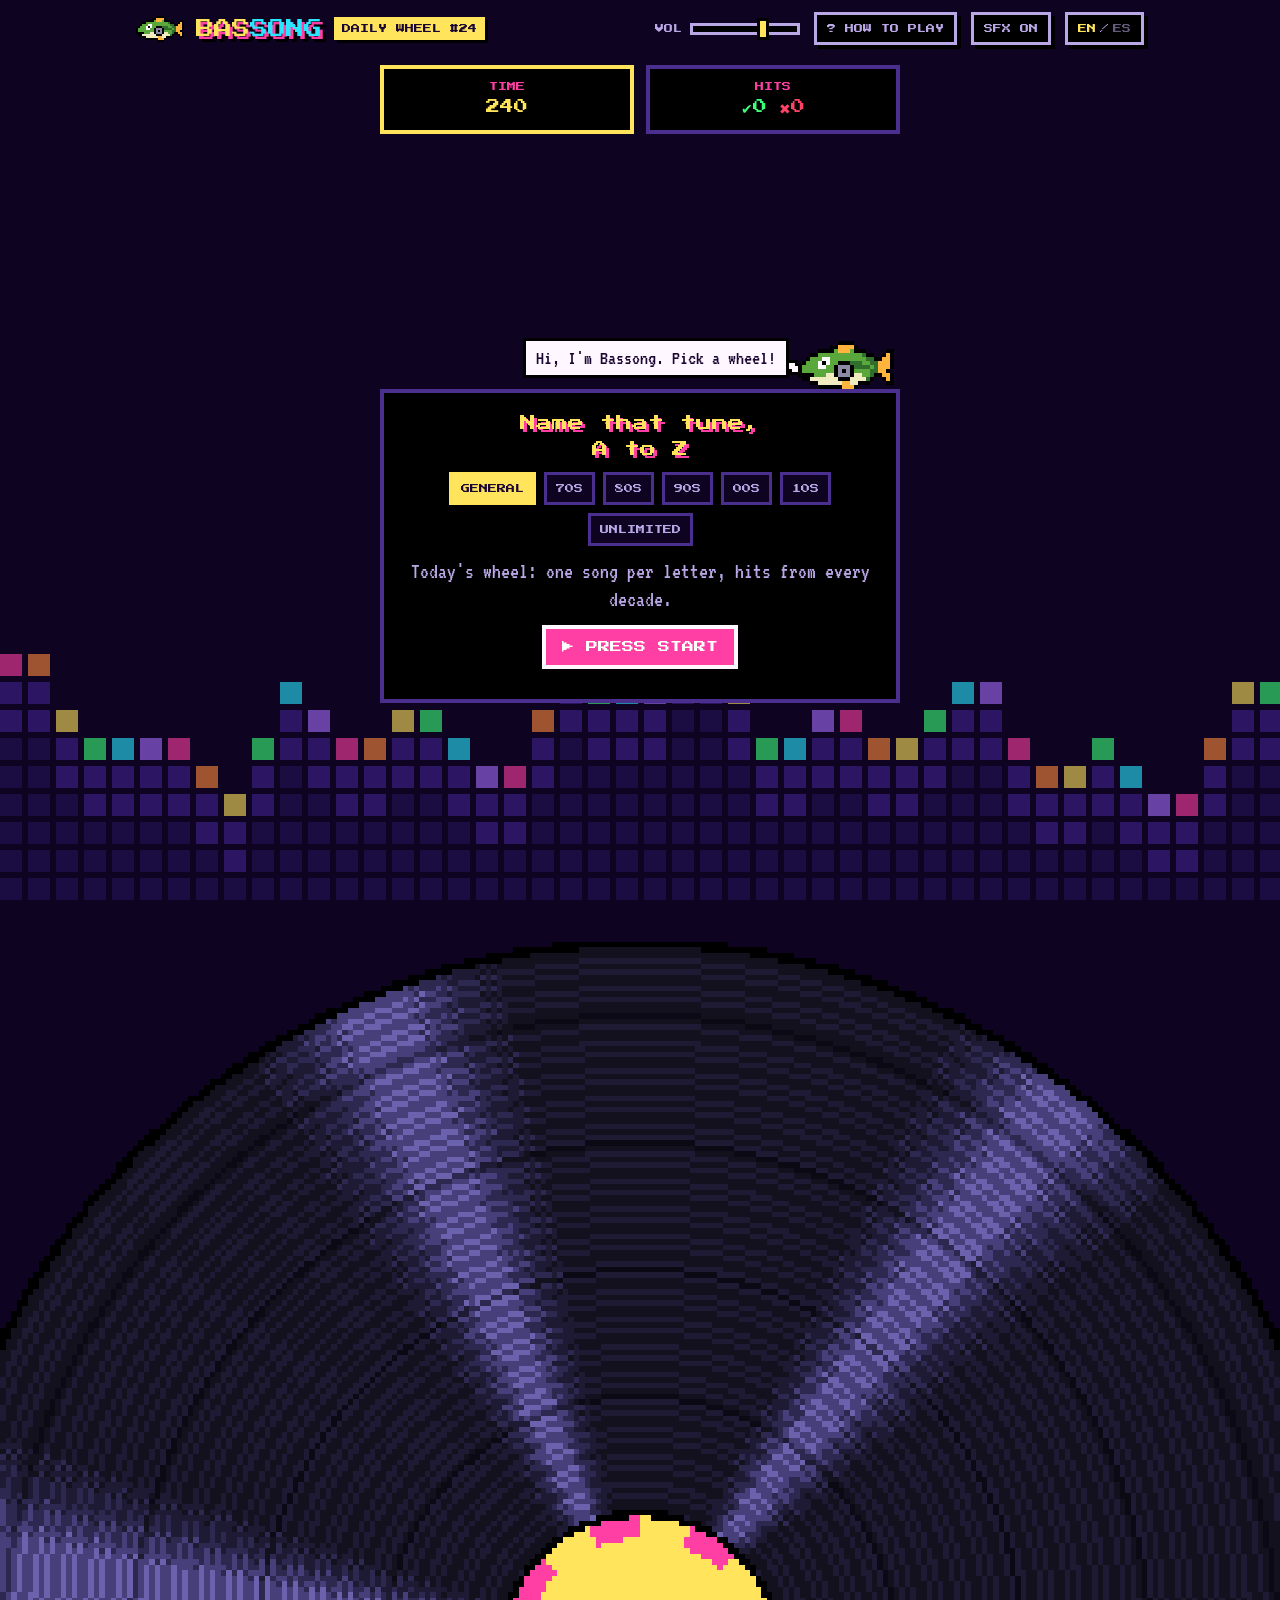
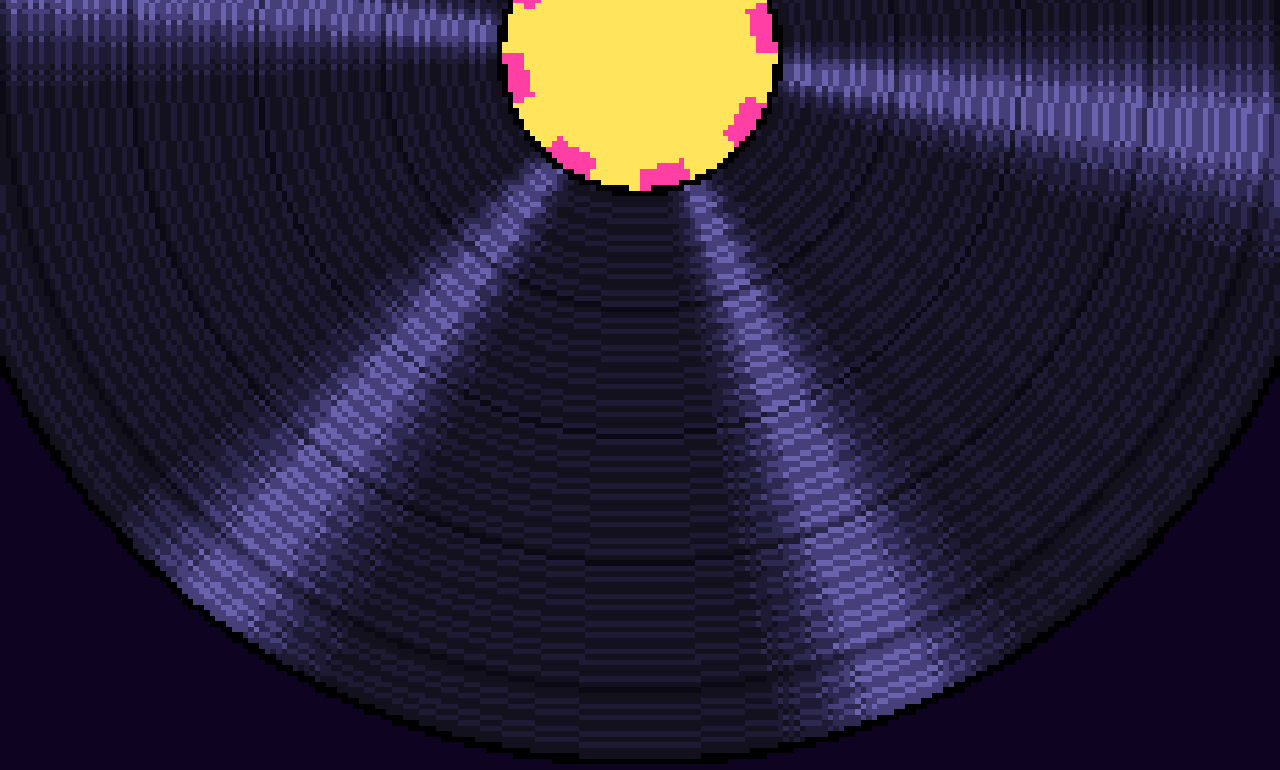
<file: index.html>
<!doctype html>
<html lang="en">
<head>
  <meta charset="utf-8">
  <meta name="viewport" content="width=device-width, initial-scale=1">
  <title data-i18n="title">Bassong — The daily A to Z song quiz</title>
  <meta name="description" data-i18n-content="desc" content="A new music wheel every day: 26 letters, 26 five-second song snippets, one listen per lap. Name every song before the clock runs out.">
  <meta property="og:title" data-i18n-content="title" content="Bassong — The daily A to Z song quiz">
  <meta property="og:description" data-i18n-content="og_desc" content="26 letters, 26 five-second snippets, one listen per lap. New wheel every day.">
  <meta property="og:type" content="website">
  <meta name="theme-color" content="#0e0320">
  <link rel="preconnect" href="https://fonts.googleapis.com">
  <link rel="preconnect" href="https://fonts.gstatic.com" crossorigin>
  <link href="https://fonts.googleapis.com/css2?family=Press+Start+2P&family=VT323&display=swap" rel="stylesheet">
  <link rel="stylesheet" href="styles.css">

</head>
<body class="app">
  <canvas id="bg" class="bg" aria-hidden="true"></canvas>
  <header class="top">
    <a class="logo" href="./" data-i18n-label="home" aria-label="Bassong home">
      <span id="logo-art" class="logo-art" aria-hidden="true"></span><span>BAS<b>SONG</b></span>
    </a>
    <span class="badge"><span data-i18n="badge">DAILY WHEEL</span> <span id="day-no">#1</span></span>
    <div class="controls">
      <label class="vol">VOL <input id="vol" type="range" min="0" max="100" step="5" value="70"></label>
      <button id="btn-how" class="btn-small" type="button" data-i18n="how_btn">? HOW TO PLAY</button>
      <button id="btn-sfx" class="btn-small" type="button" aria-pressed="true">SFX ON</button>
      <button id="btn-lang" class="btn-small lang" type="button" data-i18n-label="lang_label" aria-label="Language"><span data-lang="en" class="on">EN</span>/<span data-lang="es">ES</span></button>
    </div>
  </header>

  <main>
    <div id="hud" class="hud" data-i18n-label="hud_label" aria-label="Scoreboard">
      <div><span data-i18n="time">TIME</span><b id="time" class="time" data-i18n-label="secs_left" aria-label="Seconds left">240</b></div>
      <div><span data-i18n="hits">HITS</span><b><span id="hits" class="t-ok">0</span><span id="misses" class="t-ko">0</span></b></div>
    </div>

    <section class="game" data-i18n-label="game_label" aria-label="Game">
      <!-- Mascot: the bass comments on the game from a speech bubble -->
      <div class="mascot">
        <p id="say" class="bubble" aria-live="polite"></p>
        <div id="fish" class="fish" aria-hidden="true"></div>
      </div>

      <div class="panel" id="panel">
        <div id="p-start">
          <h1 data-i18n-html="h1">Name that tune,<br>A to Z</h1>
          <div id="modes" class="modes" role="group" data-i18n-label="mode_label" aria-label="Game mode"></div>
          <p id="mode-blurb"></p>
          <button id="btn-start" class="btn btn-main blink" type="button">▶ PRESS START</button>
          <p id="start-note" class="note"></p>
        </div>

        <div id="p-play" hidden>
          <p id="hint" class="hint"></p>
          <div id="snippet" class="snippet" aria-live="polite">
            <span id="eq" class="eq" aria-hidden="true"><i></i><i></i><i></i><i></i><i></i></span>
            <span id="snippet-label">LOADING…</span>
            <span id="snippet-bar" class="bar" aria-hidden="true"><i></i><i></i><i></i><i></i><i></i><i></i><i></i><i></i><i></i><i></i></span>
          </div>
          <button id="btn-play" class="btn btn-main" type="button" hidden data-i18n="tap">▶ TAP TO PLAY</button>
          <form id="form" autocomplete="off">
            <label class="sr" for="answer" data-i18n="song_title">Song title</label>
            <input id="answer" type="text" data-i18n-ph="ph" placeholder="SONG TITLE…" autocapitalize="off" autocorrect="off" spellcheck="false" enterkeyhint="send">
            <div class="row">
              <button class="btn btn-main" type="submit" data-i18n="enter">ENTER</button>
              <button id="btn-pass" class="btn" type="button" data-i18n="pass">PASS ▶▶</button>
              <button id="btn-quit" class="btn-small quit" type="button" data-i18n="menu_small">✕ MENU</button>
            </div>
          </form>
          <p id="feedback" class="feedback" role="status"></p>
        </div>

        <div id="p-end" hidden>
          <h2 id="end-title"></h2>
          <p id="end-summary"></p>
          <p id="next" class="note"></p>
          <div class="row">
            <button id="btn-share" class="btn btn-main" type="button" data-i18n="share">SHARE RESULT</button>
            <button id="btn-again" class="btn btn-main" type="button" hidden data-i18n="again">▶ PLAY AGAIN</button>
            <button id="btn-tracks" class="btn" type="button" data-i18n="tracks_btn">TRACKLIST</button>
            <button id="btn-menu" class="btn" type="button" data-i18n="menu">MENU</button>
          </div>
          <p id="shared" class="feedback" role="status"></p>
        </div>
      </div>

      <!-- Giant record: the letters ride on it and it turns to bring the current one under the needle -->
      <div class="deck">
        <span id="needle" class="needle" aria-hidden="true">▼</span>
        <div id="fx" class="fx" aria-hidden="true"></div>
        <div id="wheel" class="platter">
          <div id="disc" class="disc" aria-hidden="true"></div>
        </div>
      </div>
    </section>

  </main>

  <dialog id="dlg-how" class="dlg" aria-labelledby="how-title">
    <h2 id="how-title" data-i18n="how_title">How to play</h2>
    <ol>
      <li data-i18n-html="how_1">Press <strong>START</strong>. You have 240 seconds for the whole wheel.</li>
      <li data-i18n-html="how_2">For each letter a song plays for 5 seconds. Its title starts with that letter, or contains it when the hint says so.</li>
      <li data-i18n-html="how_3">Type the title and hit Enter. Spelling does not need to be perfect.</li>
      <li data-i18n-html="how_4">Not sure? Press <strong>PASS</strong> (or Esc). The letter comes back on the next lap and its 5 seconds play once more.</li>
      <li data-i18n-html="how_5">Name all the songs before the clock runs out to complete the wheel.</li>
    </ol>
    <p data-i18n-html="how_wheels"><strong>Wheels:</strong> GENERAL mixes every decade; 70s to 10s stick to one. Each has a new wheel every day, the same for everybody, and one attempt.</p>
    <p data-i18n-html="how_unl"><strong>Unlimited:</strong> no wheel. Songs keep coming, 25 seconds each, until you make 3 mistakes. Play it as often as you like.</p>
    <div class="dlg-foot">
      <span class="note"><a href="privacidad.html" data-i18n="privacy_link">Privacy</a> · © <span id="year"></span> Bassong</span>
      <form method="dialog"><button class="btn btn-main" type="submit" data-i18n="got_it">GOT IT</button></form>
    </div>
  </dialog>

  <dialog id="dlg-tracks" class="dlg dlg-wide" aria-labelledby="tracks-title">
    <h2 id="tracks-title" data-i18n="tracks_title">Today's tracklist</h2>
    <ul id="tracklist" class="tracklist"></ul>
    <div class="dlg-foot">
      <span class="note" data-i18n="previews">Song previews provided courtesy of iTunes.</span>
      <form method="dialog"><button class="btn btn-main" type="submit" data-i18n="close">CLOSE</button></form>
    </div>
  </dialog>

  <script src="songs.js"></script>
  <script src="lang.js"></script>
  <script src="app.js"></script>
</body>
</html>
</file>
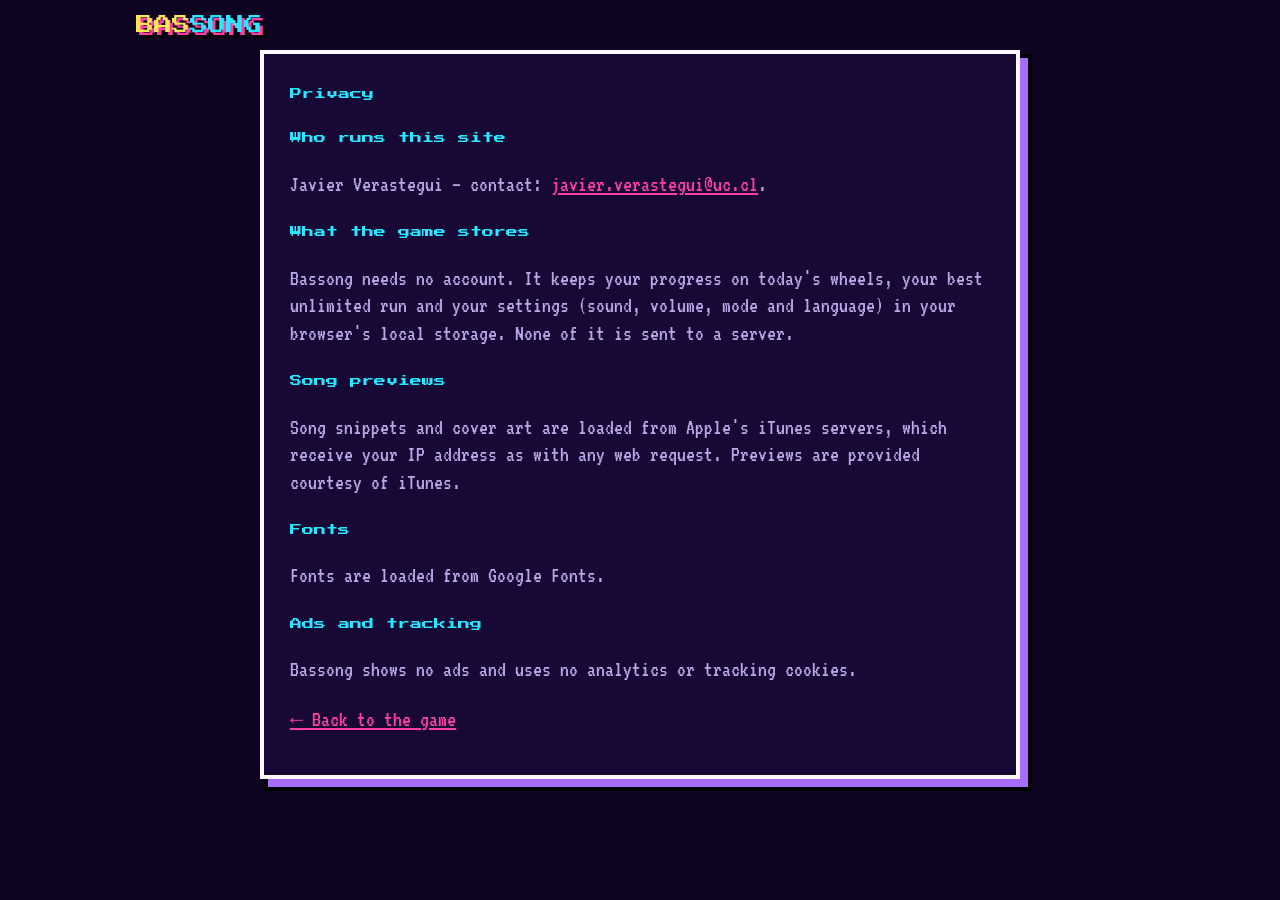
<file: privacidad.html>
<!doctype html>
<html lang="en">
<head>
  <meta charset="utf-8">
  <meta name="viewport" content="width=device-width, initial-scale=1">
  <title data-i18n="p_title">Privacy — Bassong</title>
  <link href="https://fonts.googleapis.com/css2?family=Press+Start+2P&family=VT323&display=swap" rel="stylesheet">
  <link rel="stylesheet" href="styles.css">
</head>
<body>
  <header class="top">
    <a class="logo" href="./"><span>BAS<b>SONG</b></span></a>
  </header>
  <main>
    <section class="info">
      <h1 data-i18n="p_h1">Privacy</h1>
      <h2 data-i18n="p_who_h">Who runs this site</h2>
      <p data-i18n-html="p_who">Javier Verastegui — contact: <a href="mailto:javier.verastegui@uc.cl">javier.verastegui@uc.cl</a>.</p>

      <h2 data-i18n="p_stores_h">What the game stores</h2>
      <p data-i18n="p_stores">Bassong needs no account. It keeps your progress on today's wheels, your best unlimited run and your settings (sound, volume, mode and language) in your browser's local storage. None of it is sent to a server.</p>

      <h2 data-i18n="p_previews_h">Song previews</h2>
      <p data-i18n="p_previews">Song snippets and cover art are loaded from Apple's iTunes servers, which receive your IP address as with any web request. Previews are provided courtesy of iTunes.</p>

      <h2 data-i18n="p_fonts_h">Fonts</h2>
      <p data-i18n="p_fonts">Fonts are loaded from Google Fonts.</p>

      <h2 data-i18n="p_ads_h">Ads and tracking</h2>
      <p data-i18n="p_ads">Bassong shows no ads and uses no analytics or tracking cookies.</p>

      <p><a href="./" data-i18n="p_back">← Back to the game</a></p>
    </section>
  </main>

  <script src="lang.js"></script>
  <script>setLang(detectLang(), false);</script>
</body>
</html>
</file>
<file: styles.css>
/* Bassong — 8-bit discotheque. Flat colours, hard edges, everything on a pixel grid. */
:root {
  --bg: #0e0320;
  --panel: #170836;
  --line: #4a2f8f;
  --text: #fff7ff;
  --dim: #b9a7e6;
  --pink: #ff3fa4;
  --orange: #ff8a3d;
  --yellow: #ffe45c;
  --green: #3dff7a;
  --cyan: #29e7ff;
  --purple: #a66bff;
  --ok: #3dff7a;
  --ko: #ff4265;
  --ink: #1a0633;
  --px: "Press Start 2P", "Courier New", monospace;
  --body: "VT323", "Courier New", monospace;
}

* { box-sizing: border-box; }

body {
  margin: 0; min-height: 100vh; overflow-x: hidden;
  color: var(--text); background: var(--bg);
  font: 22px/1.25 var(--body);
}

.sr { position: absolute; width: 1px; height: 1px; overflow: hidden; clip-path: inset(50%); }

/* ---------- Backdrop: equaliser wall painted on a canvas in app.js ---------- */
.bg { position: fixed; inset: 0; z-index: 0; width: 100%; height: 100%; pointer-events: none; image-rendering: pixelated; }

.top, main, .foot { position: relative; z-index: 1; }

/* ---------- Header ---------- */
.top {
  display: flex; align-items: center; justify-content: space-between; gap: 12px; flex-wrap: wrap;
  max-width: 1040px; margin: 0 auto; padding: 16px;
}
.logo {
  display: inline-flex; align-items: center; gap: 12px; text-decoration: none;
  font: 18px/1 var(--px); color: var(--yellow); text-shadow: 3px 3px 0 var(--pink), 6px 6px 0 #000;
}
.logo b { color: var(--cyan); font-weight: normal; }
.logo-art { width: 48px; height: 28px; display: block; flex: none; background: center / contain no-repeat; image-rendering: pixelated; }

.controls { display: flex; align-items: center; gap: 14px; flex-wrap: wrap; justify-content: flex-end; }
.vol { display: inline-flex; align-items: center; gap: 8px; font: 9px/1 var(--px); color: var(--dim); }
.vol input {
  -webkit-appearance: none; appearance: none; width: 110px; height: 12px; margin: 0; cursor: pointer;
  background: #000; border: 3px solid var(--dim); border-radius: 0;
}
.vol input::-webkit-slider-thumb {
  -webkit-appearance: none; appearance: none; width: 12px; height: 22px;
  background: var(--yellow); border: 3px solid #000; border-radius: 0;
}
.vol input::-moz-range-thumb { width: 8px; height: 16px; background: var(--yellow); border: 3px solid #000; border-radius: 0; }
.vol input:focus-visible { outline: 4px solid var(--yellow); outline-offset: 3px; }

main { max-width: 1040px; margin: 0 auto; padding: 0 16px 32px; }

/* ---------- Scoreboard ---------- */
.hud {
  display: grid; grid-template-columns: repeat(2, minmax(0, 200px)); justify-content: center; gap: 12px;
  margin: 30px 0 22px; text-align: center; font: 9px/1.8 var(--px);
}
.hud div { padding: 10px 6px; background: #000; border: 4px solid var(--line); }
.hud span { display: block; color: var(--pink); }
.hud b { font-weight: normal; font-size: 14px; color: var(--text); }
.hud b span { display: inline; }
.hud div:first-child { border-color: var(--yellow); }
.hud .time { color: var(--yellow); }
.hud .time.low { color: var(--ko); animation: blink .5s steps(2) infinite; }
.hud .t-ok { color: var(--ok); margin-right: 12px; }
.hud .t-ok::before { content: "✔"; }
.hud .t-ko { color: var(--ko); }
.hud .t-ko::before { content: "✖"; }
@keyframes blink { 50% { opacity: 0; } }

.badge { font: 9px/1 var(--px); color: var(--ink); background: var(--yellow); padding: 7px 8px; box-shadow: 3px 3px 0 #000; }
.badge span { color: inherit; }
.top .badge { margin-right: auto; }

@media (max-width: 860px) {
  .logo { font-size: 14px; }
  .hud { font-size: 8px; gap: 8px; margin-top: 10px; }
  .hud b { font-size: 12px; }
}

/* ---------- Game: panel on top, the giant record below ---------- */
.panel { max-width: 720px; margin: 0 auto; }

/* Only the top slice of the record shows; the rest hangs below the fold of the deck. */
.deck {
  --d: clamp(820px, 112vw, 1500px);
  position: relative; width: 100vw; margin: 30px 0 44px calc(50% - 50vw);
  height: calc(var(--d) * .3 + 36px); overflow: hidden;
  image-rendering: pixelated; border-bottom: 4px solid #000;
}
.needle {
  position: absolute; left: 50%; top: 0; z-index: 3; width: 40px; margin-left: -20px; text-align: center;
  font: 22px/1 var(--px); color: var(--yellow); text-shadow: 3px 3px 0 #000;
  animation: nudge .9s steps(2) infinite;
}
@keyframes nudge { 50% { transform: translateY(5px); } }
.platter {
  position: absolute; left: 50%; top: 36px; width: var(--d); height: var(--d); margin-left: calc(var(--d) / -2);
  container-type: inline-size;
  transform: rotate(var(--rot, 0deg)); transition: transform .7s cubic-bezier(.3, 1.25, .5, 1); will-change: transform;
}
.disc { position: absolute; inset: 0; background-size: 100% 100%; }

/* Letters: the tile holds the place on the record (and stays upright while it turns);
   the orb inside is the pixel-art face, and is what animates. */
.tile {
  position: absolute; z-index: 1; width: 7.4%; aspect-ratio: 1; perspective: 300px;
  transform: translate(-50%, -50%) rotate(calc(var(--rot, 0deg) * -1)) scale(var(--s, 1));
  transition: transform .7s cubic-bezier(.3, 1.25, .5, 1);
}
.orb {
  position: absolute; inset: 0; display: grid; place-items: center;
  font: 2.5cqw/1 var(--px); padding-left: .3cqw;
  background: var(--a) center / 100% 100% no-repeat; color: var(--ca);
}
.tile.passed .orb { background-image: var(--orb-passed); color: #8f7bd0; }
.tile.ok .orb { background-image: var(--orb-ok); color: #05310f; }
.tile.ko .orb { background-image: var(--orb-ko); color: #fff; }
.tile.now .orb { background-image: var(--orb-now); color: var(--ink); }
.tile.now { z-index: 3; --s: 1.22; }

/* ---------- Animations: each one answers something the player did ---------- */
/* opening: letters drop onto the record, nearest the needle first */
.intro .orb { animation: drop .5s cubic-bezier(.2, 1.5, .4, 1) backwards; animation-delay: calc(var(--near) * 55ms + 650ms); }
@keyframes drop { from { transform: translateY(-140%) scale(.3); opacity: 0; } }

/* answer: the letter flips over to show its result, then lands */
.tile[data-fx="ok"] .orb { animation: flip-ok .75s ease-in-out; }
@keyframes flip-ok {
  0%   { transform: rotateX(0); background-image: var(--orb-now); color: var(--ink); }
  42%  { transform: rotateX(90deg); background-image: var(--orb-now); color: var(--ink); }
  43%  { transform: rotateX(90deg); background-image: var(--orb-ok); color: #05310f; }
  70%  { transform: rotateX(0) translateY(-26%) scale(1.2); }
  86%  { transform: translateY(4%) scale(.94); }
  100% { transform: none; }
}
.tile[data-fx="ko"] .orb { animation: flip-ko .85s ease-in-out; }
@keyframes flip-ko {
  0%   { transform: rotateX(0); background-image: var(--orb-now); color: var(--ink); }
  36%  { transform: rotateX(90deg); background-image: var(--orb-now); color: var(--ink); }
  37%  { transform: rotateX(90deg); background-image: var(--orb-ko); color: #fff; }
  58%  { transform: rotateX(0); }
  68%  { transform: translateX(-12%); }
  78%  { transform: translateX(12%); }
  88%  { transform: translateX(-7%); }
  100% { transform: none; }
}
/* pass: the letter ducks as the record moves on */
.tile[data-fx="pass"] .orb { animation: duck .4s ease-out; }
@keyframes duck { 40% { transform: translateY(16%) scale(.8); } }

/* confetti pieces are positioned from the letter under the needle */
.fx { position: absolute; left: 50%; top: 80px; z-index: 5; width: 0; height: 0; pointer-events: none; }
.fx i { position: absolute; left: -5px; top: -5px; width: 10px; height: 10px; }
.app .deck { overflow: visible; transition: height .9s cubic-bezier(.2, 1.05, .3, 1); }
/* before START the record waits below the screen, and the panel has the stage to itself */
.app:not(.started) .deck { height: 0; }
.app:not(.started) .needle, .app:not(.started) .fx { visibility: hidden; }

/* the needle taps when a new letter arrives, then goes back to idling */
.needle[data-fx="tap"] { animation: tap .35s ease-out, nudge .9s steps(2) .35s infinite; }
@keyframes tap { 40% { transform: translateY(14px); } }

/* panels and clues slide in */
.panel > div:not([hidden]) { animation: rise .35s cubic-bezier(.2, 1.2, .4, 1); }
@keyframes rise { from { transform: translateY(16px); opacity: 0; } }
.hint[data-fx="in"] { animation: slide-in .3s cubic-bezier(.2, 1.4, .4, 1); }
@keyframes slide-in { from { transform: translateX(-22px); opacity: 0; } }
.feedback[data-fx="in"] { animation: pop .32s cubic-bezier(.2, 1.4, .4, 1); transform-origin: left center; }
@keyframes pop { from { transform: scale(.6); opacity: 0; } }

/* wrong answer: the whole panel shakes its head */
.panel[data-fx="shake"] { animation: shake .42s linear; }
@keyframes shake { 10%, 50%, 90% { transform: translateX(-9px); } 30%, 70% { transform: translateX(9px); } }

/* counters jump when they change; the input ticks as you type */
.hud [data-fx="bump"] { display: inline-block; animation: bump .4s cubic-bezier(.2, 1.4, .4, 1); }
@keyframes bump { 35% { transform: scale(1.9); } }
input[data-fx="type"] { animation: key .09s linear; }
@keyframes key { 50% { transform: scale(1.012); } }

/* START idles with a small bob */
.blink { animation: breathe 1.5s ease-in-out infinite; }
@keyframes breathe { 50% { transform: translateY(-4px); box-shadow: 4px 8px 0 #000; } }
.blink:hover, .blink:active { animation: none; }

/* end of the day: one slow lap of the record; winners get a wave */
.platter.lap, .platter.lap .tile { transition-duration: 4.5s; transition-timing-function: cubic-bezier(.45, 0, .2, 1); }
.platter[data-end="win"] .orb { animation: wave .7s ease-in-out calc(var(--i) * 70ms) 6; }
@keyframes wave { 40% { transform: translateY(-30%) scale(1.14); } }

/* ---------- Panel: a flat arcade window ---------- */
.panel, .tracklist-box, .info {
  background: var(--panel); border: 4px solid var(--text);
  box-shadow: 8px 8px 0 var(--pink), 8px 8px 0 4px #000;
}
.panel { padding: 26px; }
.panel h1, .panel h2, .tracklist-box h2 {
  font: clamp(15px, 2.6vw, 21px)/1.6 var(--px); font-weight: normal; margin: 0 0 18px;
  color: var(--yellow); text-shadow: 3px 3px 0 var(--pink);
}
.panel p { margin: 0 0 14px; color: var(--dim); }
.panel strong { color: var(--text); font-weight: normal; }
.note { font-size: 19px; color: var(--dim); }

.hint { display: inline-block; padding: 8px 10px; font: 10px/1.5 var(--px); color: var(--ink) !important; background: var(--cyan); }
.snippet {
  display: flex; flex-wrap: wrap; align-items: center; gap: 12px;
  min-height: 44px; margin-bottom: 14px;
  font: 9px/1.6 var(--px); color: var(--pink);
}
.eq { display: inline-flex; align-items: flex-end; gap: 2px; height: 24px; }
.eq i { width: 6px; height: 16%; background: var(--line); }
.eq.on i { background: var(--green); animation: eq .5s steps(5) infinite alternate; }
.eq.on i:nth-child(2) { animation-delay: -.3s; background: var(--cyan); }
.eq.on i:nth-child(3) { animation-delay: -.12s; background: var(--yellow); }
.eq.on i:nth-child(4) { animation-delay: -.38s; background: var(--orange); }
.eq.on i:nth-child(5) { animation-delay: -.2s; background: var(--pink); }
@keyframes eq { from { height: 16%; } to { height: 100%; } }
.bar { display: inline-flex; gap: 3px; }
.bar i { width: 10px; height: 16px; background: var(--line); }
.bar i.on { background: var(--yellow); }

input[type="text"] {
  width: 100%; padding: 12px 14px; outline: none;
  font: 28px/1.1 var(--body); color: var(--green); caret-color: var(--green);
  background: #000; border: 4px solid var(--line); border-radius: 0;
}
input[type="text"]::placeholder { color: var(--line); }
input[type="text"]:focus { border-color: var(--cyan); }

.row { display: flex; flex-wrap: wrap; gap: 16px; margin-top: 18px; }
.btn, .btn-small {
  font: 12px/1 var(--px); cursor: pointer; border-radius: 0;
  padding: 14px 18px; color: var(--text); background: var(--panel);
  border: 4px solid var(--text); box-shadow: 4px 4px 0 #000;
}
.btn-small { font-size: 9px; padding: 9px 10px; border-width: 3px; color: var(--dim); border-color: var(--dim); background: #000; }
.btn-main { background: var(--pink); color: #fff; }
.btn:hover, .btn-small:hover { background: var(--yellow); color: var(--ink); border-color: var(--ink); }
.btn:active, .btn-small:active { transform: translate(4px, 4px); box-shadow: none; }
.btn:focus-visible, .btn-small:focus-visible, a:focus-visible { outline: 4px solid var(--yellow); outline-offset: 3px; }
.btn:disabled, input:disabled { opacity: .5; cursor: default; }

.feedback { min-height: 2.6em; margin-top: 14px !important; font: 10px/1.7 var(--px); }
.feedback.ok { color: var(--ok); }
.feedback.ko { color: var(--ko); }

/* ---------- Tracklist ---------- */
.tracklist-box { padding: 24px; margin-bottom: 36px; box-shadow: 8px 8px 0 var(--cyan), 8px 8px 0 4px #000; }
.tracklist {
  list-style: none; margin: 0 0 10px; padding: 0;
  display: grid; grid-template-columns: repeat(auto-fill, minmax(280px, 1fr)); gap: 10px;
}
.tracklist li { display: flex; align-items: center; gap: 10px; padding: 8px; min-width: 0; background: #000; border: 3px solid var(--line); }
.tracklist li.ok { border-color: var(--ok); }
.tracklist li.ko { border-color: var(--ko); }
.tracklist .l { font: 12px var(--px); width: 22px; text-align: center; flex: none; color: var(--yellow); }
.tracklist img { width: 48px; height: 48px; flex: none; image-rendering: pixelated; background: #000; }
.tracklist .t { min-width: 0; line-height: 1.05; }
.tracklist .t b { display: block; font-weight: normal; color: var(--text); overflow-wrap: anywhere; }
.tracklist .t span { color: var(--dim); font-size: 19px; }
.tracklist a { color: var(--cyan); font-size: 18px; white-space: nowrap; }

.info { max-width: 760px; margin: 0 auto; padding: 6px 26px 20px; color: var(--dim); box-shadow: 8px 8px 0 var(--purple), 8px 8px 0 4px #000; }
.info h1, .info h2 { font: 12px/1.7 var(--px); font-weight: normal; color: var(--cyan); margin: 24px 0 10px; }
.info li { margin-bottom: 4px; }
.info strong { color: var(--text); font-weight: normal; }
.info a, .foot a { color: var(--pink); }

.foot {
  max-width: 1040px; margin: 0 auto; padding: 26px 16px 30px;
  display: flex; flex-wrap: wrap; justify-content: space-between; gap: 12px;
  color: var(--dim); font-size: 19px;
}

/* ---------- Game page: everything on one screen, no page scroll ---------- */
body.app { height: 100vh; height: 100dvh; overflow: hidden; display: flex; flex-direction: column; }
.app .top { width: 100%; flex: none; padding: 12px 16px; }
.app main { flex: 1; min-height: 0; width: 100%; padding-bottom: 0; display: flex; flex-direction: column; }
.app .hud { flex: none; margin: 8px 0 0; }
.app .game { flex: 1; min-height: 0; display: flex; flex-direction: column; }
/* the panel takes the space between scoreboard and record; it scrolls inside itself only if the screen is tiny */
.app .panel { flex: 0 1 auto; width: 100%; margin: auto; overflow-y: auto; max-height: calc(100% - 44px); padding: 22px 24px; }
.app .panel h1, .app .panel h2 { margin-bottom: 12px; }
.app .feedback { min-height: 2.2em; margin-top: 10px !important; }
.app .deck { flex: none; height: clamp(110px, 27vh, calc(var(--d) * .3 + 36px)); margin-top: 0; margin-bottom: 0; border-bottom: 0; }
@media (max-width: 860px) {
  .app .hud div { padding: 6px 2px; border-width: 3px; }
  .app .top { padding: 10px 12px; gap: 8px; }
  .app .vol input { width: 80px; }
  .app .panel { padding: 16px; box-shadow: 5px 5px 0 var(--pink), 5px 5px 0 4px #000; }
  .app .deck { height: clamp(96px, 20vh, 220px); }
}
@media (max-height: 640px) {
  .app .deck { height: 96px; }
}

/* ---------- Pop-ups ---------- */
.dlg {
  width: min(620px, calc(100vw - 32px)); max-height: calc(100dvh - 48px); overflow-y: auto; padding: 22px 24px;
  color: var(--dim); background: var(--panel); border: 4px solid var(--text); border-radius: 0;
  box-shadow: 8px 8px 0 var(--cyan), 8px 8px 0 4px #000;
  font: 22px/1.25 var(--body);
}
.dlg-wide { width: min(980px, calc(100vw - 32px)); }
.dlg::backdrop { background: rgba(6, 1, 16, .78); }
.dlg h2 { font: 14px/1.6 var(--px); font-weight: normal; margin: 0 0 14px; color: var(--yellow); text-shadow: 3px 3px 0 var(--pink); }
.dlg ol { margin: 0 0 12px; padding-left: 28px; }
.dlg li { margin-bottom: 6px; }
.dlg strong { color: var(--text); font-weight: normal; }
.dlg p { margin: 0 0 12px; }
.dlg a { color: var(--pink); }
.dlg-foot { display: flex; flex-wrap: wrap; align-items: center; justify-content: space-between; gap: 12px; margin-top: 14px; }
.dlg-foot form { margin: 0 8px 8px auto; }

/* ---------- Game console: scoreboard and panel share one column and one look ---------- */
.app .hud { grid-template-columns: 1fr 1fr; width: 100%; max-width: 520px; margin-left: auto; margin-right: auto; }
.app .panel {
  max-width: 520px; padding: 18px 20px;
  background: #000; border: 4px solid var(--line); box-shadow: none;
}
.app .panel h1, .app .panel h2 { font-size: clamp(13px, 2vw, 16px); margin-bottom: 10px; }
.app .panel p { margin-bottom: 12px; }
.app .snippet { min-height: 34px; margin-bottom: 10px; }
.app .panel input[type="text"] { background: var(--bg); padding: 10px 12px; font-size: 26px; }
.app .row { margin-top: 12px; gap: 12px; }
.app .btn { padding: 12px 16px; }
.app .feedback { min-height: 2em; }
@media (max-width: 860px) { .app .panel { padding: 14px; box-shadow: none; } }

/* START countdown */
#snippet-label[data-fx="count"] { display: inline-block; font-size: 18px; color: var(--yellow); animation: count .5s cubic-bezier(.2, 1.4, .4, 1); transform-origin: left center; }
@keyframes count { from { transform: scale(2.6); opacity: 0; } }

/* pop-ups open with a pop; tracklist rows follow one by one */
.dlg[open] { animation: dlg-in .24s cubic-bezier(.2, 1.4, .4, 1); }
@keyframes dlg-in { from { transform: scale(.86); opacity: 0; } }
.dlg[open]::backdrop { animation: fade .2s linear; }
@keyframes fade { from { opacity: 0; } }
.dlg[open] .tracklist li { animation: rise .3s cubic-bezier(.2, 1.2, .4, 1) backwards; animation-delay: calc(var(--i) * 22ms + 80ms); }

@media (prefers-reduced-motion: reduce) {
  *, *::before, *::after { animation-duration: .001s !important; animation-delay: 0s !important; animation-iteration-count: 1 !important; transition-duration: .001s !important; }
  .ball-wrap, .needle, .time.low, .eq.on i { animation: none; }
  .platter, .tile { transition: none; }
  .eq.on i { height: 60%; }
}


/* title screen: everything centred */
#p-start { text-align: center; }
#p-start .btn { display: block; margin: 4px auto 0; }

/* ---------- Mode picker on the title screen ---------- */
.modes { display: flex; flex-wrap: wrap; justify-content: center; gap: 8px; margin: 0 0 12px; }
.mode {
  font: 9px/1 var(--px); padding: 9px; cursor: pointer; border-radius: 0;
  color: var(--dim); background: var(--bg); border: 3px solid var(--line);
}
.mode:hover { color: var(--text); border-color: var(--dim); }
.mode.on { color: var(--ink); background: var(--yellow); border-color: var(--yellow); }
.mode:focus-visible { outline: 4px solid var(--yellow); outline-offset: 3px; }
#mode-blurb { min-height: 2.5em; }
.quit { margin-left: auto; align-self: center; }

/* Unlimited: the second counter shows lives, and the record spins freely (it has no letters) */
.hud.unl .t-ko { color: var(--pink); }
.hud.unl .t-ko::before { content: "♥"; }
.platter.free { animation: spin-free 7s linear infinite; }
@keyframes spin-free { to { transform: rotate(360deg); } }

/* ---------- Mascot: the talking bass sits on the panel's top edge, speech bubble to its left ---------- */
.mascot {
  flex: none; width: 100%; max-width: 520px; min-height: 58px; margin: auto auto 0;
  display: flex; align-items: flex-end; justify-content: flex-end; gap: 12px; padding: 0 6px;
}
.app .mascot + .panel { margin: 0 auto auto; max-height: calc(100% - 100px); }
.fish {
  flex: none; width: 96px; height: 52px; margin-bottom: -4px;
  background: var(--fish-a) center / 100% 100% no-repeat; image-rendering: pixelated;
  animation: swim 2.4s ease-in-out infinite alternate;
}
@keyframes swim { from { transform: translateY(0) rotate(-2deg); } to { transform: translateY(-5px) rotate(2deg); } }
/* talking: the mouth flaps between two frames */
.fish.talk, .fish.sing { animation: swim 2.4s ease-in-out infinite alternate, yap .26s steps(1) infinite; }
.fish.sing:not(.talk) { animation-duration: 2.4s, .5s; }
@keyframes yap { 50% { background-image: var(--fish-b); } }
.bubble {
  position: relative; margin: 0 0 14px; padding: 6px 10px; max-width: 360px;
  font: 20px/1.1 var(--body); color: var(--ink); background: var(--text);
  box-shadow: 0 0 0 3px #000;
}
.bubble:empty { visibility: hidden; }
/* pixel tail pointing at the fish */
.bubble::after { content: ""; position: absolute; right: -9px; bottom: 6px; width: 6px; height: 6px; background: var(--text); box-shadow: 3px 3px 0 0 var(--text), 0 0 0 3px #000, 3px 3px 0 3px #000; z-index: -1; }
.bubble[data-fx="in"] { animation: pop .28s cubic-bezier(.2, 1.4, .4, 1); transform-origin: right bottom; }
@media (max-width: 860px) { .fish { width: 74px; height: 40px; } .bubble { font-size: 18px; } .mascot { min-height: 46px; } }
@media (max-height: 600px) { .mascot { display: none; } .app .panel { margin: auto; } }

/* Language button: EN / ES, the active one lit */
.lang { display: inline-flex; gap: 4px; }
.lang span { opacity: .55; }
.lang .on { opacity: 1; color: var(--yellow); }
</file>
